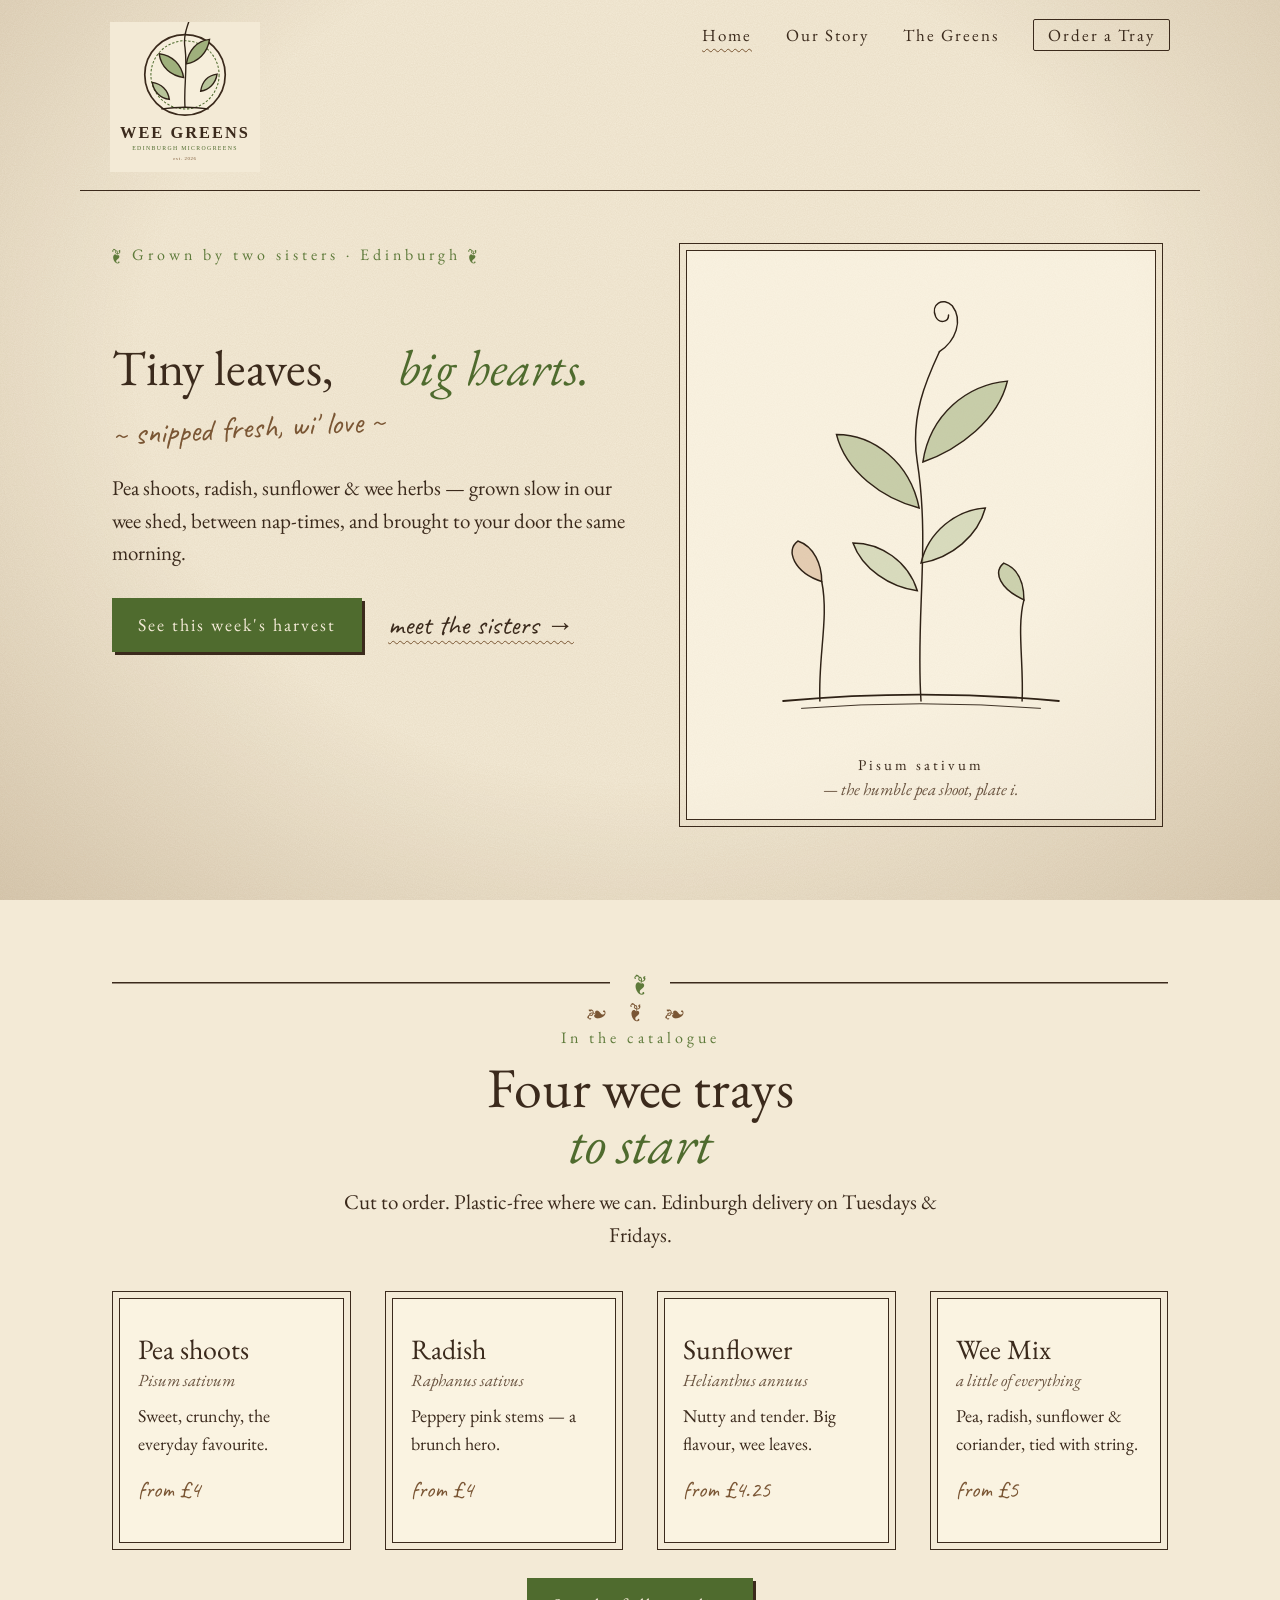
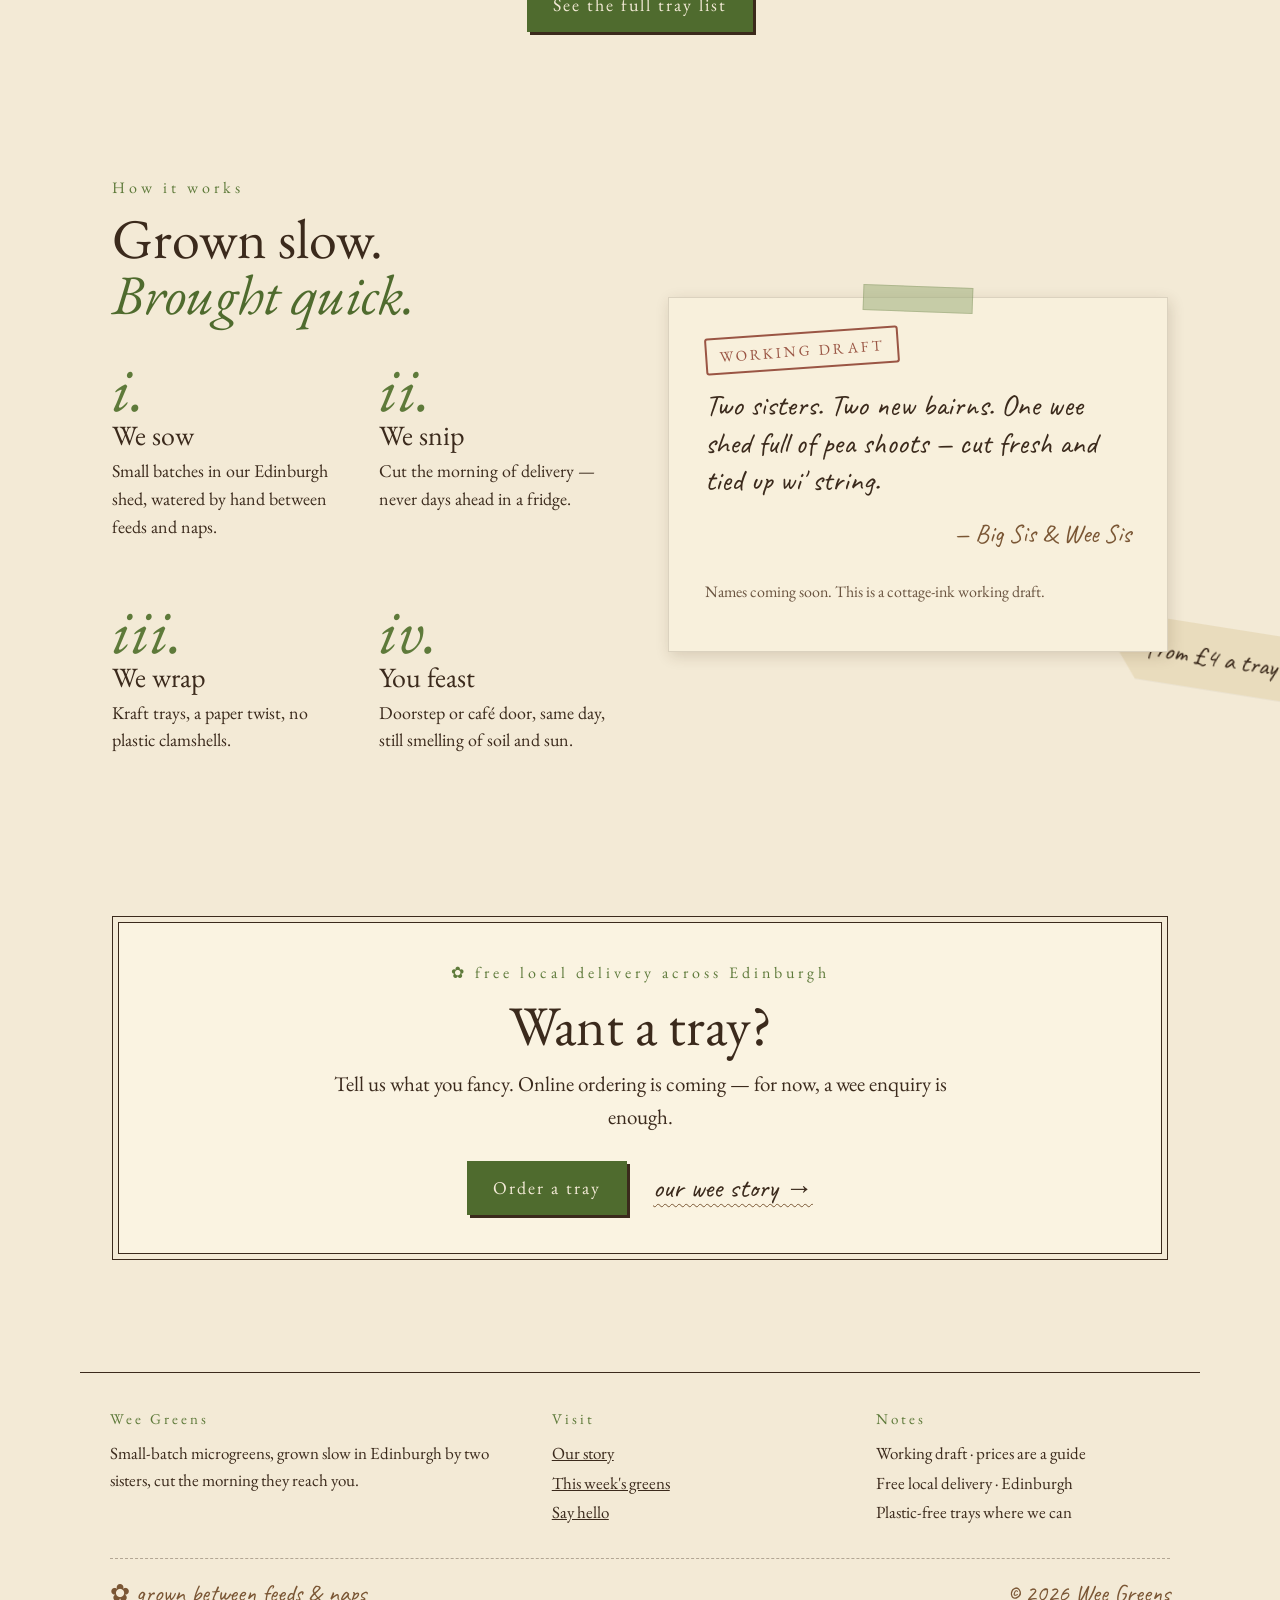
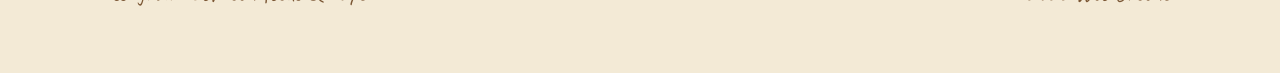
<file: index.html>
<!doctype html>
<html lang="en-GB">
<head>
<meta charset="utf-8">
<meta name="viewport" content="width=device-width, initial-scale=1">
<title>Wee Greens · Edinburgh microgreens</title>
<meta name="description" content="Wee Greens — small-batch microgreens grown in Edinburgh by two sisters, between nap-times.">
<meta name="theme-color" content="#4f6b2e">
<link rel="icon" href="assets/logo.svg" type="image/svg+xml">
<link rel="preconnect" href="https://fonts.googleapis.com">
<link rel="preconnect" href="https://fonts.gstatic.com" crossorigin>
<link href="https://fonts.googleapis.com/css2?family=Caveat:wght@500;600&family=EB+Garamond:ital,wght@0,400;0,500;1,400&family=IM+Fell+English+SC&family=IM+Fell+French+Canon:ital@0;1&display=swap" rel="stylesheet">
<link rel="stylesheet" href="assets/styles.css">
</head>
<body>
<a class="skip" href="#main">Skip to content</a>
<header class="site-header">
  <nav class="nav wrap" aria-label="Main">
    <a class="brand" href="index.html" aria-label="Wee Greens home">
      <img class="seal" src="assets/logo.svg" width="168" height="176" alt="Wee Greens — Edinburgh microgreens">
    </a>
    <button class="menu-btn" type="button" aria-expanded="false" aria-controls="nav-links">Menu</button>
    <ul class="nav-links" id="nav-links">
      <li><a href="index.html" aria-current="page">Home</a></li>
      <li><a href="about.html">Our Story</a></li>
      <li><a href="shop.html">The Greens</a></li>
      <li><a class="boxed" href="contact.html">Order a Tray</a></li>
    </ul>
  </nav>
</header>
<main id="main">

<section class="hero wrap">
  <div class="reveal">
    <div class="kick">❦ Grown by two sisters · Edinburgh ❦</div>
    <p class="hero tagline">Tiny leaves,<br><em>big hearts.</em></p>
    <span class="hand">~ snipped fresh, wi' love ~</span>
    <p class="lead">Pea shoots, radish, sunflower &amp; wee herbs — grown slow in our wee shed, between nap-times, and brought to your door the same morning.</p>
    <div class="btns">
      <a class="btn" href="shop.html">See this week's harvest</a>
      <a class="link" href="about.html">meet the sisters →</a>
    </div>
  </div>
  <div class="art reveal">
    <div class="plate">
      <svg viewBox="0 0 470 520" width="470" height="520" fill="none" stroke="#2f2216" stroke-width="1.6" stroke-linecap="round">
        <g transform="translate(235 470)">
          <path d="M-150 0 Q0 -14 150 0" stroke-width="2"/><path d="M-130 8 Q0 -2 130 8" stroke-width="1"/>
          <path d="M0 0 C-6 -90 10 -170 -4 -260 C-12 -310 6 -350 20 -380"/>
          <path d="M20 -380 c18 -12 26 -34 14 -50 c-10 -10 -24 -2 -18 12 c4 8 14 6 14 -2"/>
          <path d="M-2 -210 c-40 -10 -80 -40 -90 -80 c40 0 80 30 90 80z" fill="#9fb07c" fill-opacity=".55"/>
          <path d="M2 -260 c40 -14 82 -46 92 -88 c-44 4 -84 36 -92 88z" fill="#9fb07c" fill-opacity=".55"/>
          <path d="M-4 -120 c-30 -4 -60 -24 -70 -52 c30 0 60 20 70 52z" fill="#b8c49a" fill-opacity=".5"/>
          <path d="M0 -150 c34 -6 62 -30 70 -60 c-32 2 -62 26 -70 60z" fill="#b8c49a" fill-opacity=".5"/>
          <path d="M-110 0 C-112 -50 -100 -90 -108 -130"/><path d="M-108 -130 c-30 -10 -40 -34 -26 -44 c18 6 26 26 26 44z" fill="#c9a07a" fill-opacity=".45"/>
          <path d="M110 0 C112 -40 104 -80 112 -110"/><path d="M112 -110 c-26 -12 -34 -30 -22 -40 c16 6 22 22 22 40z" fill="#9fb07c" fill-opacity=".5"/>
        </g>
      </svg>
      <div class="cap">Pisum sativum<i>— the humble pea shoot, plate i.</i></div>
    </div>
    <div class="tag">from £4 a tray</div>
  </div>
</section>

<section class="wrap">
  <hr class="rule">
  <p class="fleuron">❧ ❦ ❧</p>
  <div class="center reveal">
    <div class="kick">In the catalogue</div>
    <h2>Four wee trays<br><em>to start</em></h2>
    <p class="lead">Cut to order. Plastic-free where we can. Edinburgh delivery on Tuesdays &amp; Fridays.</p>
  </div>
  <div class="grid g4" style="margin-top:40px">
    <article class="specimen plate reveal"><h3>Pea shoots</h3><span class="latin">Pisum sativum</span><p>Sweet, crunchy, the everyday favourite.</p><p class="note">from £4</p></article>
    <article class="specimen plate reveal"><h3>Radish</h3><span class="latin">Raphanus sativus</span><p>Peppery pink stems — a brunch hero.</p><p class="note">from £4</p></article>
    <article class="specimen plate reveal"><h3>Sunflower</h3><span class="latin">Helianthus annuus</span><p>Nutty and tender. Big flavour, wee leaves.</p><p class="note">from £4.25</p></article>
    <article class="specimen plate reveal"><h3>Wee Mix</h3><span class="latin">a little of everything</span><p>Pea, radish, sunflower &amp; coriander, tied with string.</p><p class="note">from £5</p></article>
  </div>
  <div class="btns center" style="justify-content:center"><a class="btn" href="shop.html">See the full tray list</a></div>
</section>

<section class="wrap">
  <div class="split">
    <div class="reveal">
      <div class="kick">How it works</div>
      <h2>Grown slow.<br><em>Brought quick.</em></h2>
      <div class="steps grid g2" style="margin-top:28px">
        <div class="step"><span class="num">i.</span><h3>We sow</h3><p>Small batches in our Edinburgh shed, watered by hand between feeds and naps.</p></div>
        <div class="step"><span class="num">ii.</span><h3>We snip</h3><p>Cut the morning of delivery — never days ahead in a fridge.</p></div>
        <div class="step"><span class="num">iii.</span><h3>We wrap</h3><p>Kraft trays, a paper twist, no plastic clamshells.</p></div>
        <div class="step"><span class="num">iv.</span><h3>You feast</h3><p>Doorstep or café door, same day, still smelling of soil and sun.</p></div>
      </div>
    </div>
    <div class="note-card reveal">
      <span class="stamp">WORKING DRAFT</span>
      <p class="hand" style="margin-top:18px">Two sisters. Two new bairns. One wee shed full of pea shoots — cut fresh and tied up wi' string.</p>
      <p class="sig">— Big Sis &amp; Wee Sis</p>
      <p class="muted" style="margin-top:12px;font-size:16px">Names coming soon. This is a cottage-ink working draft.</p>
    </div>
  </div>
</section>

<section class="wrap">
  <div class="ledger center reveal">
    <div class="kick">✿ free local delivery across Edinburgh</div>
    <h2 style="margin-top:12px">Want a tray?</h2>
    <p class="lead" style="margin:12px auto">Tell us what you fancy. Online ordering is coming — for now, a wee enquiry is enough.</p>
    <div class="btns" style="justify-content:center"><a class="btn" href="contact.html">Order a tray</a><a class="link" href="about.html">our wee story →</a></div>
  </div>
</section>

</main>
<footer class="site-footer">
  <div class="inner wrap">
    <div>
      <h4>Wee Greens</h4>
      <p>Small-batch microgreens, grown slow in Edinburgh by two sisters, cut the morning they reach you.</p>
    </div>
    <div>
      <h4>Visit</h4>
      <ul>
        <li><a href="about.html">Our story</a></li>
        <li><a href="shop.html">This week's greens</a></li>
        <li><a href="contact.html">Say hello</a></li>
      </ul>
    </div>
    <div>
      <h4>Notes</h4>
      <ul>
        <li>Working draft · prices are a guide</li>
        <li>Free local delivery · Edinburgh</li>
        <li>Plastic-free trays where we can</li>
      </ul>
    </div>
    <p class="foot-hand"><span>✿ grown between feeds &amp; naps</span><span>© <span data-year>2026</span> Wee Greens</span></p>
  </div>
</footer>
<script src="assets/script.js"></script>
</body>
</html>
</file>
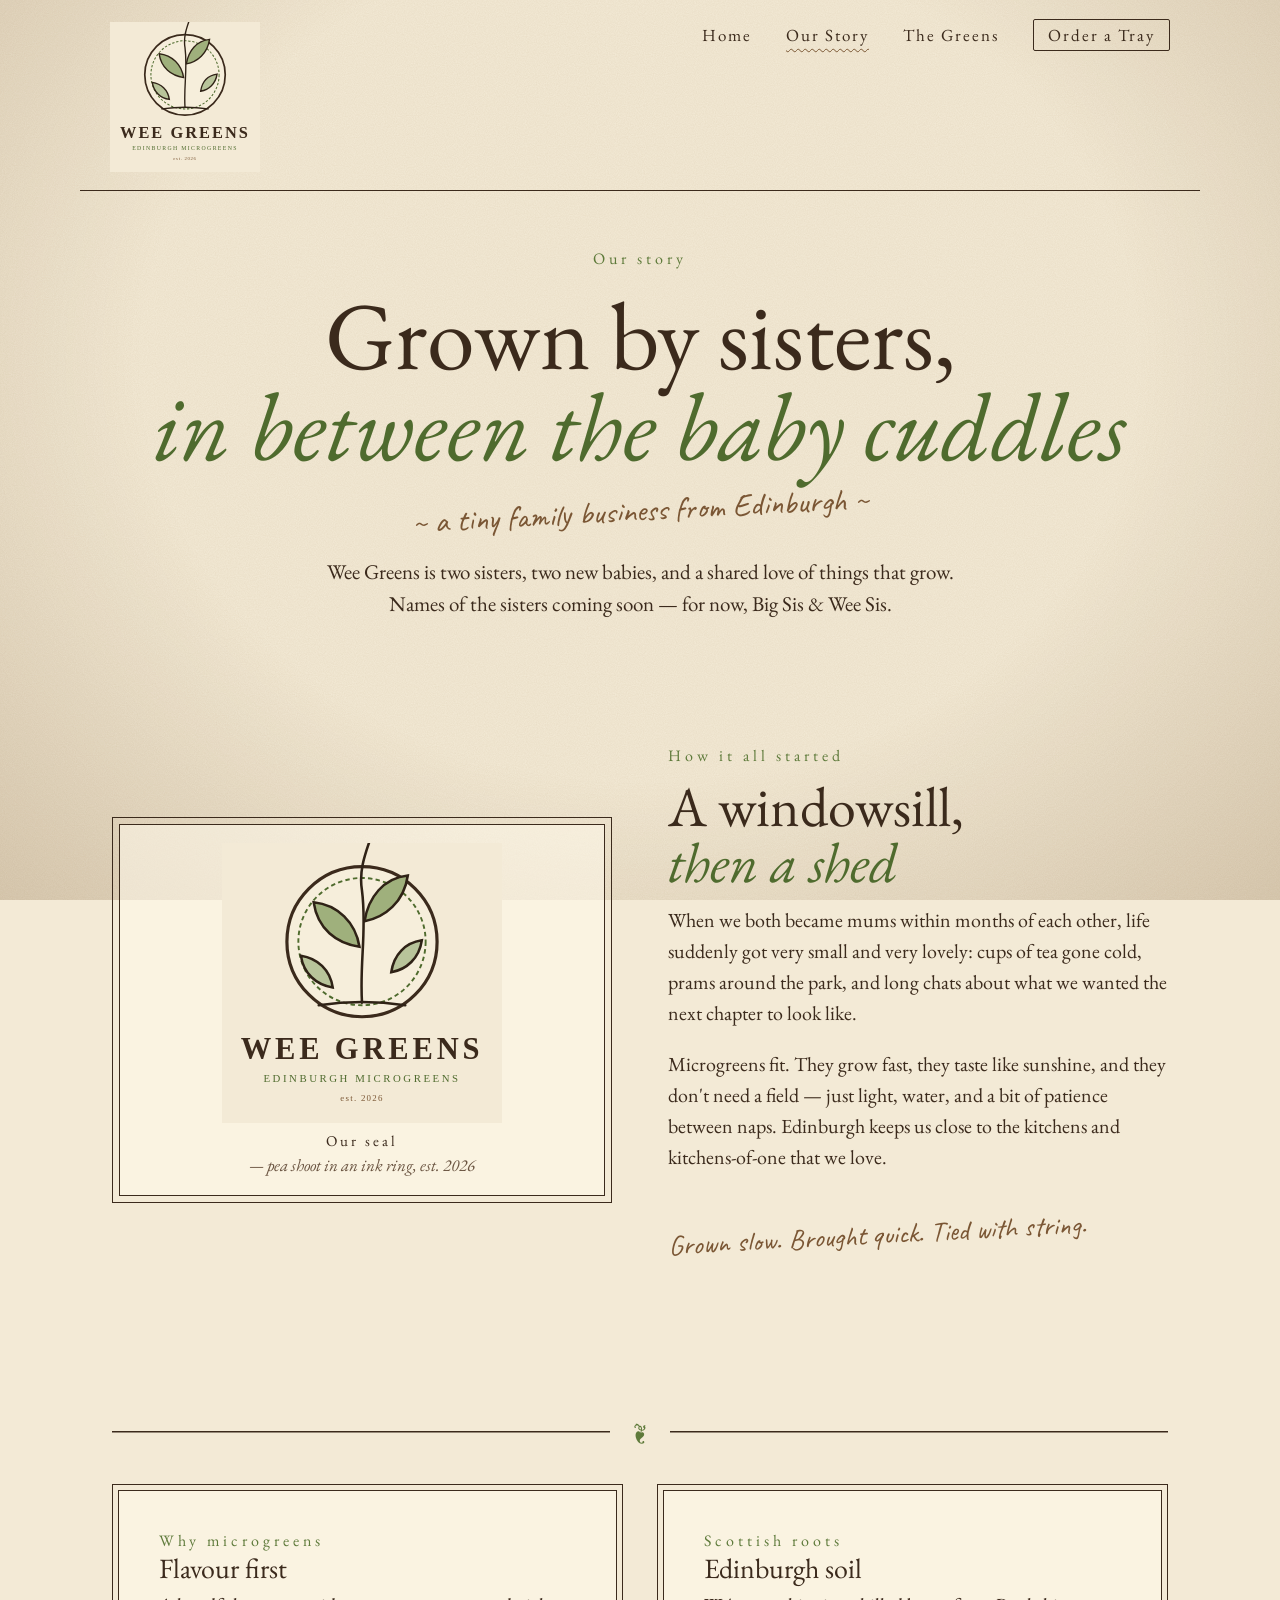
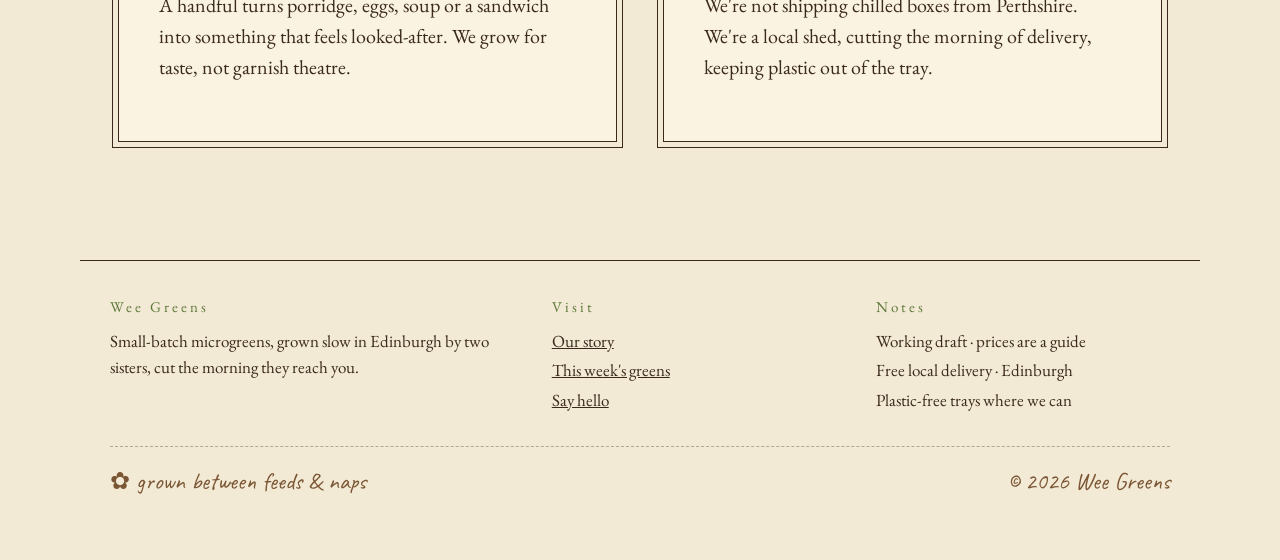
<file: about.html>
<!doctype html>
<html lang="en-GB">
<head>
<meta charset="utf-8">
<meta name="viewport" content="width=device-width, initial-scale=1">
<title>Our Story · Wee Greens</title>
<meta name="description" content="Wee Greens — small-batch microgreens grown in Edinburgh by two sisters, between nap-times.">
<meta name="theme-color" content="#4f6b2e">
<link rel="icon" href="assets/favicon.svg" type="image/svg+xml">
<link rel="preconnect" href="https://fonts.googleapis.com">
<link rel="preconnect" href="https://fonts.gstatic.com" crossorigin>
<link href="https://fonts.googleapis.com/css2?family=Caveat:wght@500;600&family=EB+Garamond:ital,wght@0,400;0,500;1,400&family=IM+Fell+English+SC&family=IM+Fell+French+Canon:ital@0;1&display=swap" rel="stylesheet">
<link rel="stylesheet" href="assets/styles.css">
</head>
<body>
<a class="skip" href="#main">Skip to content</a>
<header class="site-header">
  <nav class="nav wrap" aria-label="Main">
    <a class="brand" href="index.html" aria-label="Wee Greens home">
      <img class="seal" src="assets/logo.svg" width="150" height="157" alt="Wee Greens — Edinburgh microgreens">
    </a>
    <button class="menu-btn" type="button" aria-expanded="false" aria-controls="nav-links">Menu</button>
    <ul class="nav-links" id="nav-links">
      <li><a href="index.html">Home</a></li>
      <li><a href="about.html" aria-current="page">Our Story</a></li>
      <li><a href="shop.html">The Greens</a></li>
      <li><a class="boxed" href="contact.html">Order a Tray</a></li>
    </ul>
  </nav>
</header>
<main id="main">

<section class="page-hero wrap center reveal">
  <div class="kick">Our story</div>
  <h1>Grown by sisters,<br><em>in between the baby cuddles</em></h1>
  <span class="hand">~ a tiny family business from Edinburgh ~</span>
  <p class="lead">Wee Greens is two sisters, two new babies, and a shared love of things that grow. Names of the sisters coming soon — for now, Big Sis &amp; Wee Sis.</p>
</section>
<section class="wrap">
  <div class="split">
    <div class="plate reveal">
      <img class="seal-large" src="assets/logo.svg" width="280" height="280" alt="Wee Greens company seal">
      <div class="cap">Our seal<i>— pea shoot in an ink ring, est. 2026</i></div>
    </div>
    <div class="reveal">
      <div class="kick">How it all started</div>
      <h2>A windowsill,<br><em>then a shed</em></h2>
      <p>When we both became mums within months of each other, life suddenly got very small and very lovely: cups of tea gone cold, prams around the park, and long chats about what we wanted the next chapter to look like.</p>
      <p>Microgreens fit. They grow fast, they taste like sunshine, and they don't need a field — just light, water, and a bit of patience between naps. Edinburgh keeps us close to the kitchens and kitchens-of-one that we love.</p>
      <p class="hand" style="font-size:28px;margin-top:20px">Grown slow. Brought quick. Tied with string.</p>
    </div>
  </div>
</section>
<section class="wrap">
  <hr class="rule">
  <div class="grid g2" style="margin-top:40px">
    <article class="ledger reveal">
      <div class="kick">Why microgreens</div>
      <h3>Flavour first</h3>
      <p>A handful turns porridge, eggs, soup or a sandwich into something that feels looked-after. We grow for taste, not garnish theatre.</p>
    </article>
    <article class="ledger reveal">
      <div class="kick">Scottish roots</div>
      <h3>Edinburgh soil</h3>
      <p>We're not shipping chilled boxes from Perthshire. We're a local shed, cutting the morning of delivery, keeping plastic out of the tray.</p>
    </article>
  </div>
</section>

</main>
<footer class="site-footer">
  <div class="inner wrap">
    <div>
      <h4>Wee Greens</h4>
      <p>Small-batch microgreens, grown slow in Edinburgh by two sisters, cut the morning they reach you.</p>
    </div>
    <div>
      <h4>Visit</h4>
      <ul>
        <li><a href="about.html">Our story</a></li>
        <li><a href="shop.html">This week's greens</a></li>
        <li><a href="contact.html">Say hello</a></li>
      </ul>
    </div>
    <div>
      <h4>Notes</h4>
      <ul>
        <li>Working draft · prices are a guide</li>
        <li>Free local delivery · Edinburgh</li>
        <li>Plastic-free trays where we can</li>
      </ul>
    </div>
    <p class="foot-hand"><span>✿ grown between feeds &amp; naps</span><span>© <span data-year>2026</span> Wee Greens</span></p>
  </div>
</footer>
<script src="assets/script.js"></script>
</body>
</html>
</file>
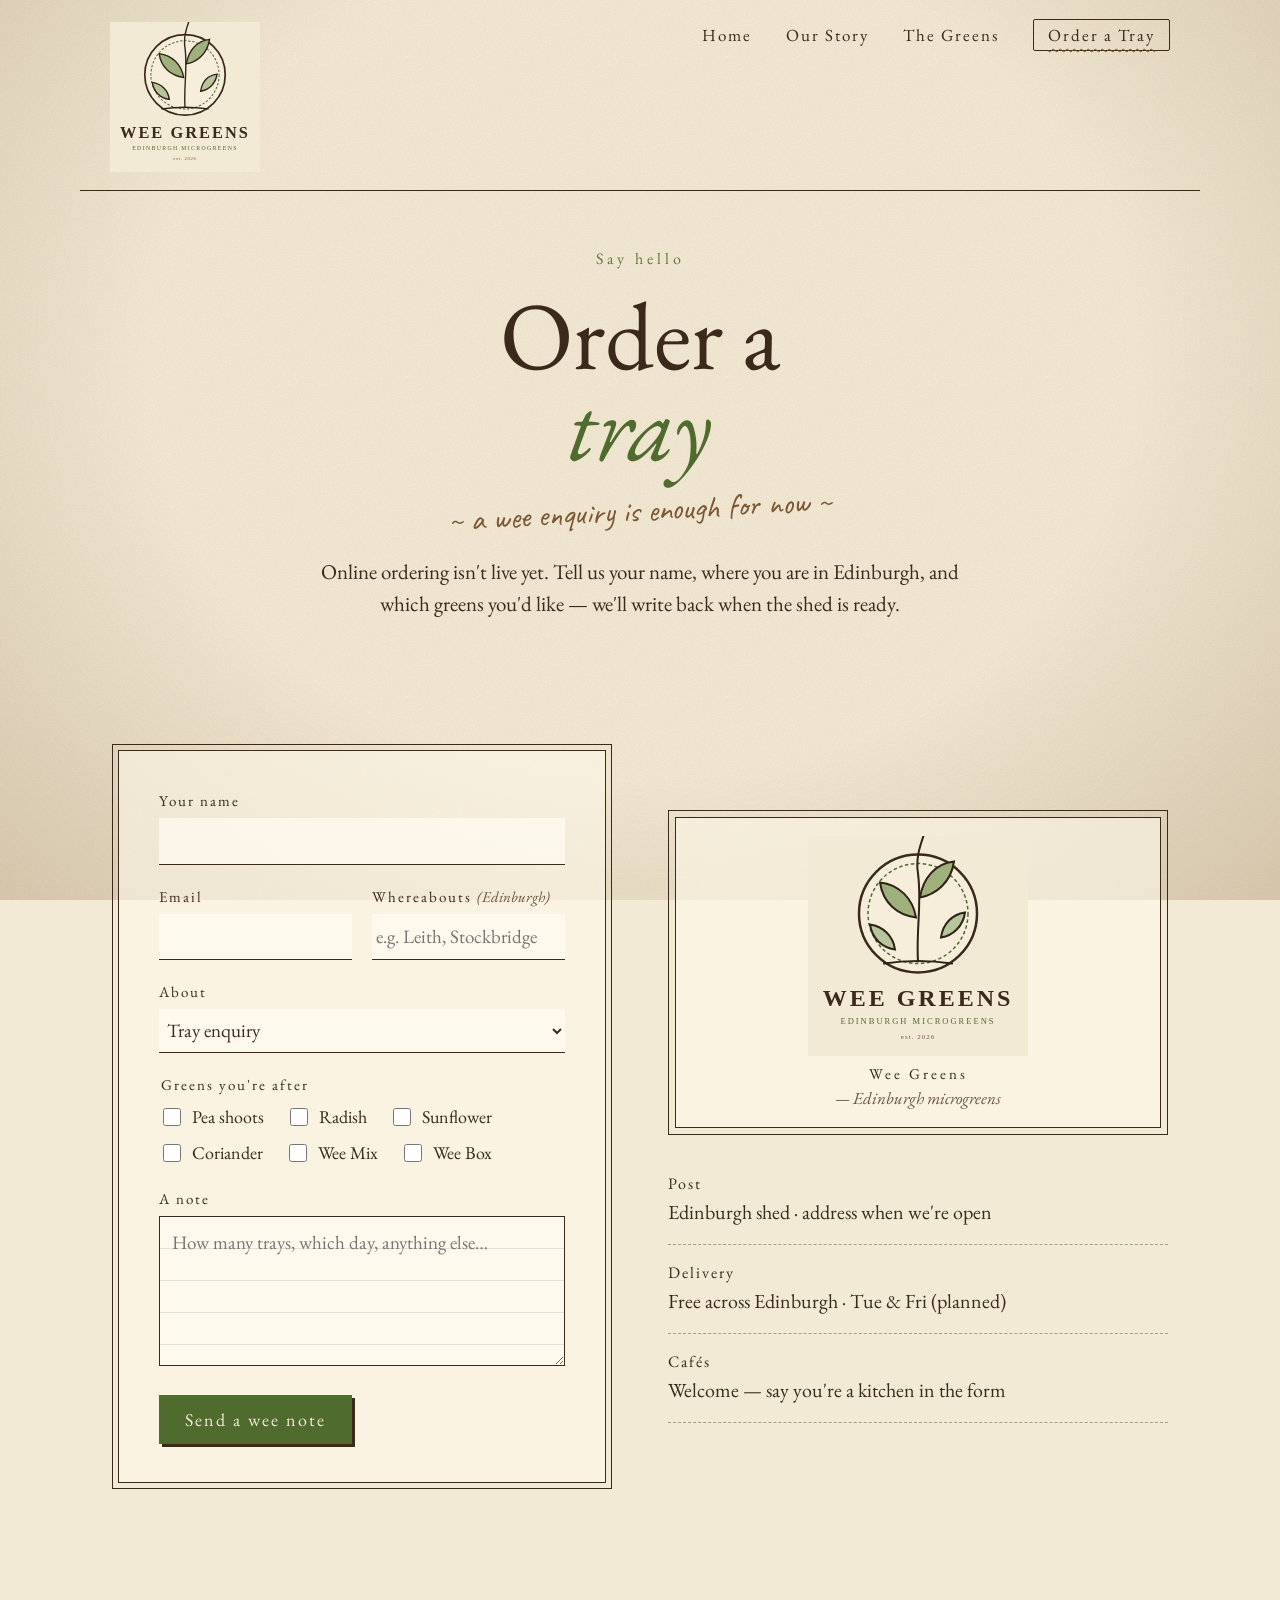
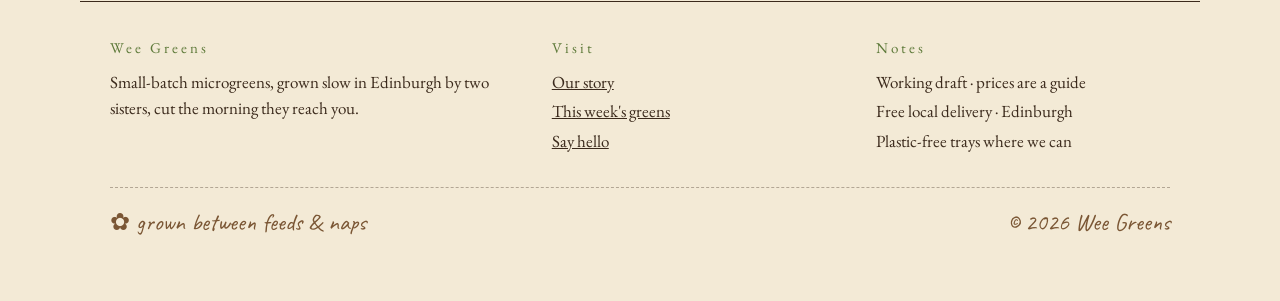
<file: contact.html>
<!doctype html>
<html lang="en-GB">
<head>
<meta charset="utf-8">
<meta name="viewport" content="width=device-width, initial-scale=1">
<title>Say hello · Wee Greens</title>
<meta name="description" content="Wee Greens — small-batch microgreens grown in Edinburgh by two sisters, between nap-times.">
<meta name="theme-color" content="#4f6b2e">
<link rel="icon" href="assets/favicon.svg" type="image/svg+xml">
<link rel="preconnect" href="https://fonts.googleapis.com">
<link rel="preconnect" href="https://fonts.gstatic.com" crossorigin>
<link href="https://fonts.googleapis.com/css2?family=Caveat:wght@500;600&family=EB+Garamond:ital,wght@0,400;0,500;1,400&family=IM+Fell+English+SC&family=IM+Fell+French+Canon:ital@0;1&display=swap" rel="stylesheet">
<link rel="stylesheet" href="assets/styles.css">
</head>
<body>
<a class="skip" href="#main">Skip to content</a>
<header class="site-header">
  <nav class="nav wrap" aria-label="Main">
    <a class="brand" href="index.html" aria-label="Wee Greens home">
      <img class="seal" src="assets/logo.svg" width="150" height="157" alt="Wee Greens — Edinburgh microgreens">
    </a>
    <button class="menu-btn" type="button" aria-expanded="false" aria-controls="nav-links">Menu</button>
    <ul class="nav-links" id="nav-links">
      <li><a href="index.html">Home</a></li>
      <li><a href="about.html">Our Story</a></li>
      <li><a href="shop.html">The Greens</a></li>
      <li><a class="boxed" href="contact.html" aria-current="page">Order a Tray</a></li>
    </ul>
  </nav>
</header>
<main id="main">

<section class="page-hero wrap center reveal">
  <div class="kick">Say hello</div>
  <h1>Order a<br><em>tray</em></h1>
  <span class="hand">~ a wee enquiry is enough for now ~</span>
  <p class="lead">Online ordering isn't live yet. Tell us your name, where you are in Edinburgh, and which greens you'd like — we'll write back when the shed is ready.</p>
</section>
<section class="wrap">
  <div class="split">
    <form class="form ledger reveal" id="enquiry-form" novalidate>
      <div class="field"><label for="name">Your name</label><input id="name" name="name" type="text" required autocomplete="name"></div>
      <div class="row2">
        <div class="field"><label for="email">Email</label><input id="email" name="email" type="email" required autocomplete="email"></div>
        <div class="field"><label for="area">Whereabouts <span class="hint">(Edinburgh)</span></label><input id="area" name="area" type="text" placeholder="e.g. Leith, Stockbridge"></div>
      </div>
      <div class="field"><label for="topic">About</label>
        <select id="topic" name="topic">
          <option>Tray enquiry</option>
          <option>Café / kitchen supply</option>
          <option>Let me know when you launch</option>
          <option>Just saying hello</option>
        </select>
      </div>
      <fieldset class="field"><legend>Greens you're after</legend>
        <div class="checks">
          <label><input type="checkbox" name="greens" value="pea"> Pea shoots</label>
          <label><input type="checkbox" name="greens" value="radish"> Radish</label>
          <label><input type="checkbox" name="greens" value="sunflower"> Sunflower</label>
          <label><input type="checkbox" name="greens" value="coriander"> Coriander</label>
          <label><input type="checkbox" name="greens" value="mix"> Wee Mix</label>
          <label><input type="checkbox" name="greens" value="box"> Wee Box</label>
        </div>
      </fieldset>
      <div class="field"><label for="message">A note</label><textarea id="message" name="message" required placeholder="How many trays, which day, anything else…"></textarea></div>
      <button class="btn" type="submit">Send a wee note</button>
      <p class="form-status" id="form-status" tabindex="-1"></p>
    </form>
    <div class="reveal">
      <div class="plate" style="margin-bottom:28px">
        <img class="seal-large" src="assets/logo.svg" width="220" height="220" alt="Wee Greens seal">
        <div class="cap">Wee Greens<i>— Edinburgh microgreens</i></div>
      </div>
      <ul class="contact-list">
        <li><strong>Post</strong> Edinburgh shed · address when we're open</li>
        <li><strong>Delivery</strong> Free across Edinburgh · Tue &amp; Fri (planned)</li>
        <li><strong>Cafés</strong> Welcome — say you're a kitchen in the form</li>
      </ul>
    </div>
  </div>
</section>

</main>
<footer class="site-footer">
  <div class="inner wrap">
    <div>
      <h4>Wee Greens</h4>
      <p>Small-batch microgreens, grown slow in Edinburgh by two sisters, cut the morning they reach you.</p>
    </div>
    <div>
      <h4>Visit</h4>
      <ul>
        <li><a href="about.html">Our story</a></li>
        <li><a href="shop.html">This week's greens</a></li>
        <li><a href="contact.html">Say hello</a></li>
      </ul>
    </div>
    <div>
      <h4>Notes</h4>
      <ul>
        <li>Working draft · prices are a guide</li>
        <li>Free local delivery · Edinburgh</li>
        <li>Plastic-free trays where we can</li>
      </ul>
    </div>
    <p class="foot-hand"><span>✿ grown between feeds &amp; naps</span><span>© <span data-year>2026</span> Wee Greens</span></p>
  </div>
</footer>
<script src="assets/script.js"></script>
</body>
</html>
</file>
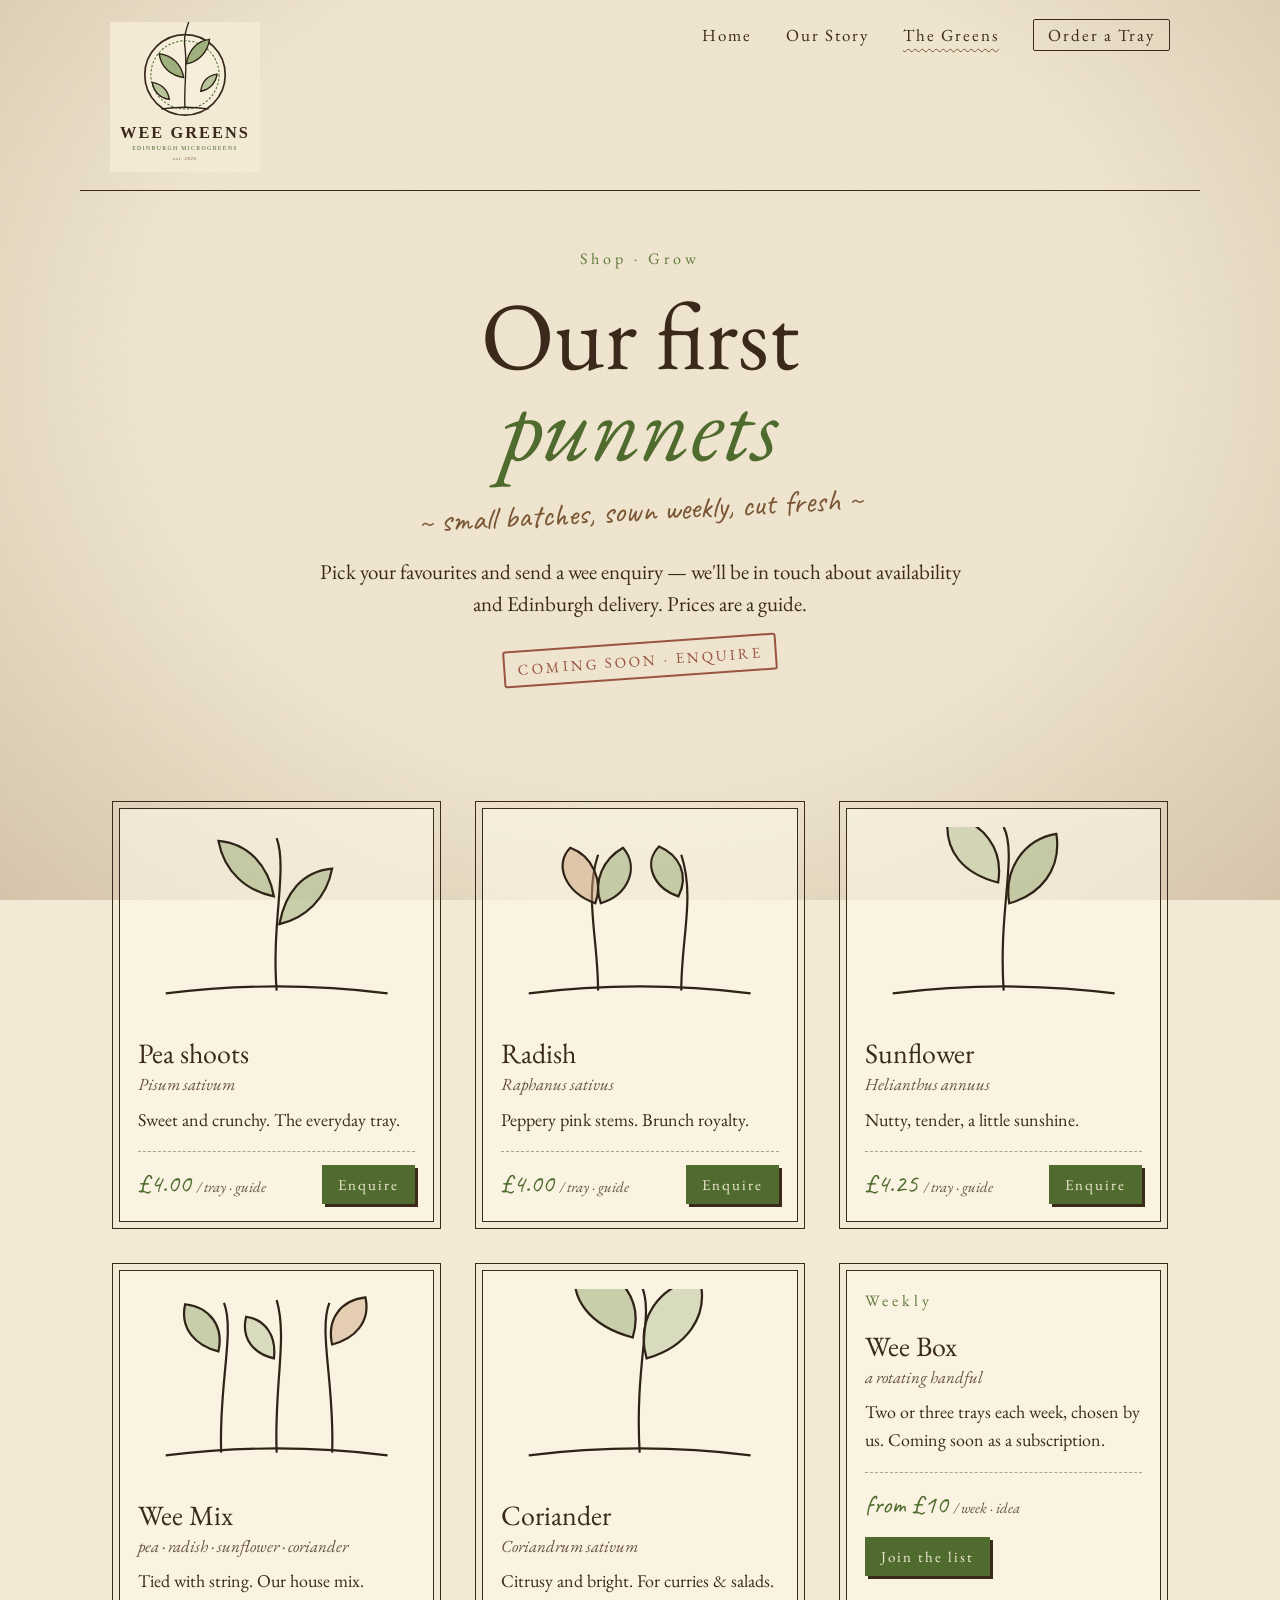
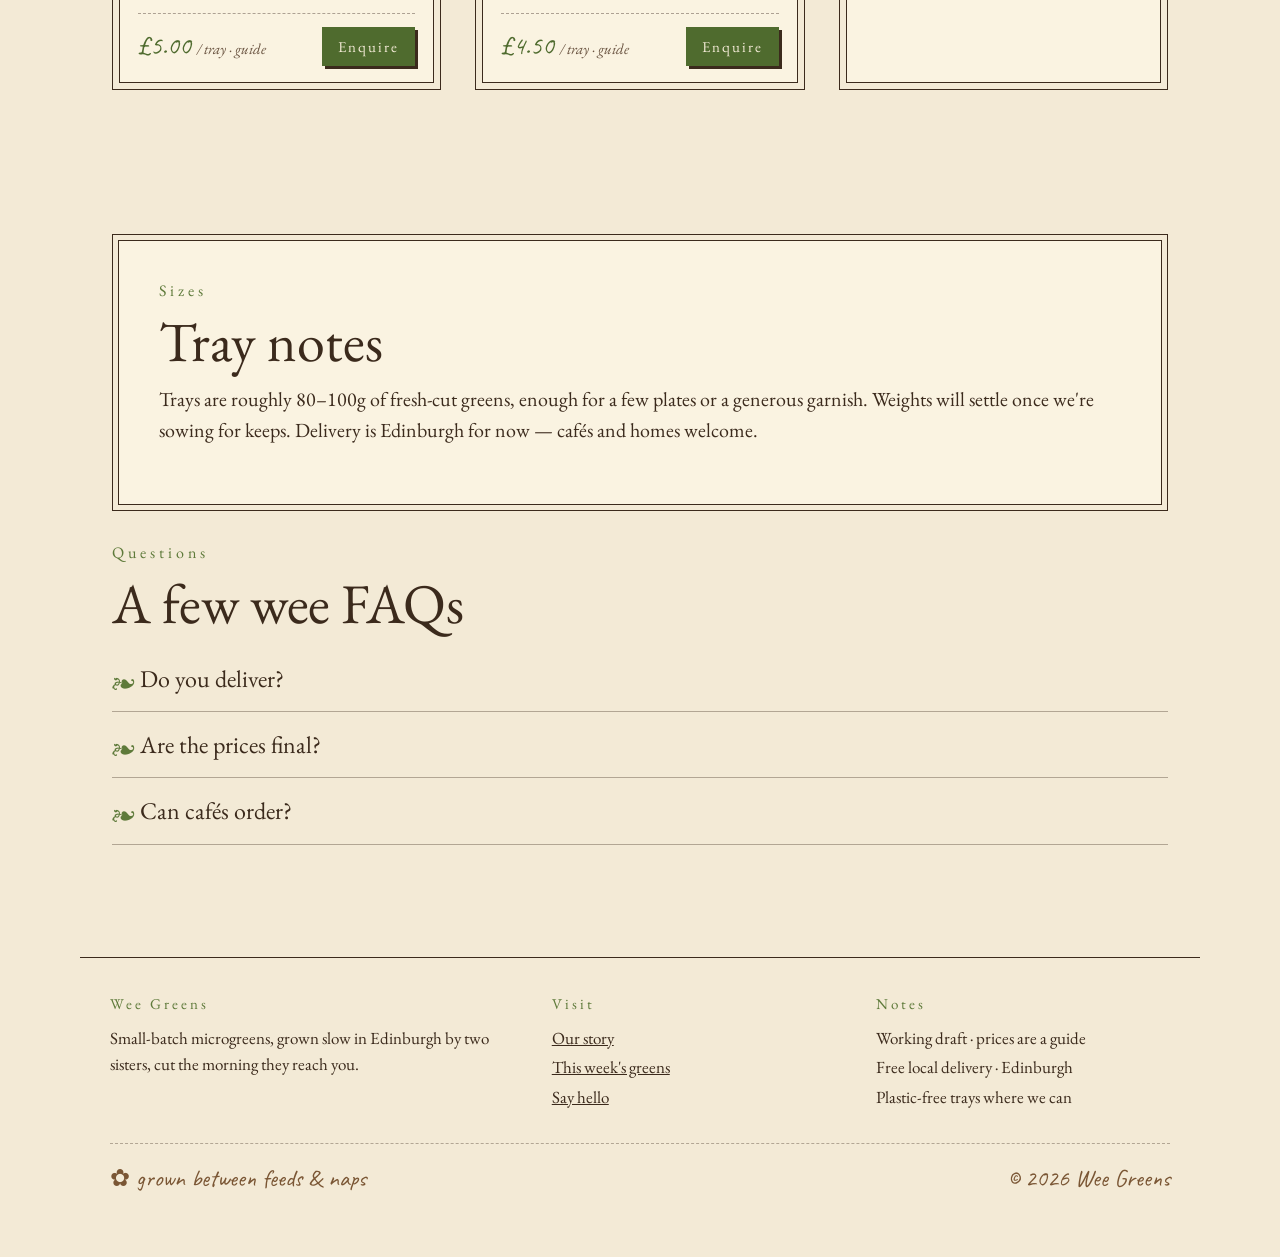
<file: shop.html>
<!doctype html>
<html lang="en-GB">
<head>
<meta charset="utf-8">
<meta name="viewport" content="width=device-width, initial-scale=1">
<title>The Greens · Wee Greens</title>
<meta name="description" content="Wee Greens — small-batch microgreens grown in Edinburgh by two sisters, between nap-times.">
<meta name="theme-color" content="#4f6b2e">
<link rel="icon" href="assets/favicon.svg" type="image/svg+xml">
<link rel="preconnect" href="https://fonts.googleapis.com">
<link rel="preconnect" href="https://fonts.gstatic.com" crossorigin>
<link href="https://fonts.googleapis.com/css2?family=Caveat:wght@500;600&family=EB+Garamond:ital,wght@0,400;0,500;1,400&family=IM+Fell+English+SC&family=IM+Fell+French+Canon:ital@0;1&display=swap" rel="stylesheet">
<link rel="stylesheet" href="assets/styles.css">
</head>
<body>
<a class="skip" href="#main">Skip to content</a>
<header class="site-header">
  <nav class="nav wrap" aria-label="Main">
    <a class="brand" href="index.html" aria-label="Wee Greens home">
      <img class="seal" src="assets/logo.svg" width="150" height="157" alt="Wee Greens — Edinburgh microgreens">
    </a>
    <button class="menu-btn" type="button" aria-expanded="false" aria-controls="nav-links">Menu</button>
    <ul class="nav-links" id="nav-links">
      <li><a href="index.html">Home</a></li>
      <li><a href="about.html">Our Story</a></li>
      <li><a href="shop.html" aria-current="page">The Greens</a></li>
      <li><a class="boxed" href="contact.html">Order a Tray</a></li>
    </ul>
  </nav>
</header>
<main id="main">

<section class="page-hero wrap center reveal">
  <div class="kick">Shop · Grow</div>
  <h1>Our first<br><em>punnets</em></h1>
  <span class="hand">~ small batches, sown weekly, cut fresh ~</span>
  <p class="lead">Pick your favourites and send a wee enquiry — we'll be in touch about availability and Edinburgh delivery. Prices are a guide.</p>
  <p><span class="stamp">COMING SOON · ENQUIRE</span></p>
</section>
<section class="wrap">
  <div class="grid g3">
    <article class="specimen plate reveal">
      <svg viewBox="0 0 200 140" width="200" height="140"><g fill="none" stroke="#2f2216" stroke-width="1.6"><path d="M20 120 Q100 110 180 120"/><path d="M100 118 C96 70 108 30 100 8"/><path d="M98 50 c-20 -4 -36 -18 -40 -40 c22 2 36 18 40 40z" fill="#9fb07c" fill-opacity=".55"/><path d="M102 70 c18 -4 34 -18 38 -40 c-22 2 -34 18 -38 40z" fill="#9fb07c" fill-opacity=".55"/></g></svg>
      <h3>Pea shoots</h3><span class="latin">Pisum sativum</span>
      <p>Sweet and crunchy. The everyday tray.</p>
      <div class="row"><span class="price">£4.00 <small>/ tray · guide</small></span><a class="btn small" href="contact.html?green=pea">Enquire</a></div>
    </article>
    <article class="specimen plate reveal">
      <svg viewBox="0 0 200 140" width="200" height="140"><g fill="none" stroke="#2f2216" stroke-width="1.6"><path d="M20 120 Q100 110 180 120"/><path d="M70 118 C70 80 60 50 70 20"/><path d="M68 55 c-22 -8 -30 -28 -18 -40 c16 6 24 24 18 40z" fill="#c9a07a" fill-opacity=".5"/><path d="M72 55 c20 -6 28 -26 16 -40 c-14 8 -22 24 -16 40z" fill="#9fb07c" fill-opacity=".55"/><path d="M130 118 C130 80 140 50 130 20"/><path d="M128 50 c-18 -6 -26 -24 -14 -36 c14 6 22 20 14 36z" fill="#9fb07c" fill-opacity=".55"/></g></svg>
      <h3>Radish</h3><span class="latin">Raphanus sativus</span>
      <p>Peppery pink stems. Brunch royalty.</p>
      <div class="row"><span class="price">£4.00 <small>/ tray · guide</small></span><a class="btn small" href="contact.html?green=radish">Enquire</a></div>
    </article>
    <article class="specimen plate reveal">
      <svg viewBox="0 0 200 140" width="200" height="140"><g fill="none" stroke="#2f2216" stroke-width="1.6"><path d="M20 120 Q100 110 180 120"/><path d="M100 118 C96 60 110 20 100 0"/><path d="M96 40 c-24 -6 -40 -22 -36 -48 c26 4 40 24 36 48z" fill="#b8c49a" fill-opacity=".55"/><path d="M104 55 c22 -6 38 -24 34 -50 c-24 4 -38 26 -34 50z" fill="#9fb07c" fill-opacity=".55"/></g></svg>
      <h3>Sunflower</h3><span class="latin">Helianthus annuus</span>
      <p>Nutty, tender, a little sunshine.</p>
      <div class="row"><span class="price">£4.25 <small>/ tray · guide</small></span><a class="btn small" href="contact.html?green=sunflower">Enquire</a></div>
    </article>
    <article class="specimen plate reveal">
      <svg viewBox="0 0 200 140" width="200" height="140"><g fill="none" stroke="#2f2216" stroke-width="1.6"><path d="M20 120 Q100 110 180 120"/><path d="M60 118 C58 70 70 30 62 10"/><path d="M140 118 C142 70 130 30 138 10"/><path d="M58 45 c-16 -4 -28 -16 -24 -34 c18 2 28 16 24 34z" fill="#9fb07c" fill-opacity=".55"/><path d="M140 40 c16 -4 28 -16 24 -34 c-18 2 -28 16 -24 34z" fill="#c9a07a" fill-opacity=".45"/><path d="M100 118 C98 70 108 35 100 8"/><path d="M98 50 c-14 -3 -24 -14 -20 -30 c14 2 22 14 20 30z" fill="#b8c49a" fill-opacity=".5"/></g></svg>
      <h3>Wee Mix</h3><span class="latin">pea · radish · sunflower · coriander</span>
      <p>Tied with string. Our house mix.</p>
      <div class="row"><span class="price">£5.00 <small>/ tray · guide</small></span><a class="btn small" href="contact.html?green=mix">Enquire</a></div>
    </article>
    <article class="specimen plate reveal">
      <svg viewBox="0 0 200 140" width="200" height="140"><g fill="none" stroke="#2f2216" stroke-width="1.6"><path d="M20 120 Q100 110 180 120"/><path d="M100 118 C96 50 112 15 100 -5"/><path d="M95 35 c-30 -8 -48 -28 -40 -55 c32 6 48 28 40 55z" fill="#9fb07c" fill-opacity=".55"/><path d="M105 50 c28 -8 46 -30 38 -58 c-30 6 -46 30 -38 58z" fill="#b8c49a" fill-opacity=".5"/></g></svg>
      <h3>Coriander</h3><span class="latin">Coriandrum sativum</span>
      <p>Citrusy and bright. For curries &amp; salads.</p>
      <div class="row"><span class="price">£4.50 <small>/ tray · guide</small></span><a class="btn small" href="contact.html?green=coriander">Enquire</a></div>
    </article>
    <article class="specimen plate reveal">
      <div class="kick">Weekly</div>
      <h3>Wee Box</h3><span class="latin">a rotating handful</span>
      <p>Two or three trays each week, chosen by us. Coming soon as a subscription.</p>
      <div class="row"><span class="price">from £10 <small>/ week · idea</small></span><a class="btn small" href="contact.html?topic=list">Join the list</a></div>
    </article>
  </div>
</section>
<section class="wrap">
  <div class="ledger reveal">
    <div class="kick">Sizes</div>
    <h2>Tray notes</h2>
    <p>Trays are roughly 80–100g of fresh-cut greens, enough for a few plates or a generous garnish. Weights will settle once we're sowing for keeps. Delivery is Edinburgh for now — cafés and homes welcome.</p>
  </div>
  <div style="margin-top:36px" class="reveal">
    <div class="kick">Questions</div>
    <h2>A few wee FAQs</h2>
    <details><summary>Do you deliver?</summary><p>Yes — free local delivery across Edinburgh on Tuesdays and Fridays once we're open. This draft is for looking, not ordering yet.</p></details>
    <details><summary>Are the prices final?</summary><p>No. They're a guide so the cottage-ink pages feel real. We'll settle them when sowing starts properly.</p></details>
    <details><summary>Can cafés order?</summary><p>Yes — that's half the dream. Enquire and say you're a kitchen; we'll talk trays and timing.</p></details>
  </div>
</section>

</main>
<footer class="site-footer">
  <div class="inner wrap">
    <div>
      <h4>Wee Greens</h4>
      <p>Small-batch microgreens, grown slow in Edinburgh by two sisters, cut the morning they reach you.</p>
    </div>
    <div>
      <h4>Visit</h4>
      <ul>
        <li><a href="about.html">Our story</a></li>
        <li><a href="shop.html">This week's greens</a></li>
        <li><a href="contact.html">Say hello</a></li>
      </ul>
    </div>
    <div>
      <h4>Notes</h4>
      <ul>
        <li>Working draft · prices are a guide</li>
        <li>Free local delivery · Edinburgh</li>
        <li>Plastic-free trays where we can</li>
      </ul>
    </div>
    <p class="foot-hand"><span>✿ grown between feeds &amp; naps</span><span>© <span data-year>2026</span> Wee Greens</span></p>
  </div>
</footer>
<script src="assets/script.js"></script>
</body>
</html>
</file>
<file: assets/styles.css>
/* Wee Greens — cottage-ink stylesheet (working draft) */
:root{
  --paper:#f3ead6; --paper-2:#efe3c8; --card:rgba(255,250,235,.55);
  --ink:#3b2a1c; --ink-soft:#6a5440; --brown:#7a5634;
  --moss:#4f6b2e; --olive:#5e7a3a; --leaf:#9fb07c; --tag:#e9dcbd;
  --serif:'EB Garamond',Garamond,'Iowan Old Style','Palatino Linotype',Georgia,serif;
  --display:'IM Fell French Canon','EB Garamond',Garamond,Georgia,serif;
  --sc:'IM Fell English SC','EB Garamond',Garamond,Georgia,serif;
  --hand:'Caveat','Segoe Print','Bradley Hand','Comic Sans MS',cursive;
  --wrap:1120px;
}
*,*::before,*::after{box-sizing:border-box}
html{scroll-behavior:smooth}
body{margin:0;background:var(--paper);color:var(--ink);font-family:var(--serif);font-size:20px;line-height:1.55;position:relative;min-height:100vh;overflow-x:hidden}
/* paper grain + vignette, fixed behind content */
body::before{content:"";position:fixed;inset:0;z-index:-2;background:var(--paper) url("paper.svg");background-size:320px}
body::after{content:"";position:fixed;inset:0;z-index:-1;pointer-events:none;background:radial-gradient(ellipse at 50% 40%,transparent 55%,rgba(120,85,45,.22) 100%)}
img,svg{max-width:100%}
a{color:inherit}
p{margin:0 0 1em}
.wrap{max-width:var(--wrap);margin:0 auto;padding-left:32px;padding-right:32px}
.skip{position:absolute;left:-999px;top:8px;background:var(--moss);color:var(--paper);padding:8px 14px;z-index:9}
.skip:focus{left:8px}
:focus-visible{outline:2px dashed var(--moss);outline-offset:3px}

/* ---------- nav ---------- */
.site-header{max-width:calc(var(--wrap) + 80px);margin:0 auto;padding:0 40px}
.nav{display:flex;justify-content:space-between;align-items:flex-start;gap:20px;padding:28px 30px 22px;border-bottom:1.5px solid var(--ink);overflow:visible}
.logo{font-family:var(--display);font-style:italic;font-size:30px;text-decoration:none;white-space:nowrap}
.logo span{font-family:var(--hand);font-style:normal;color:var(--olive);font-size:23px;margin-left:6px}
.nav ul{list-style:none;display:flex;align-items:center;gap:34px;margin:0;padding:0;font-family:var(--sc);font-size:17px;letter-spacing:2px}
.nav a{text-decoration:none}
.nav a:hover,.nav a[aria-current=page]{text-decoration:underline wavy var(--brown) 1px;text-underline-offset:7px}
.nav .boxed{border:1.5px solid var(--ink);padding:4px 14px;border-radius:2px}
.nav .boxed:hover{background:var(--ink);color:var(--paper);text-decoration:none}
.menu-btn{display:none;background:none;border:1.5px solid var(--ink);font-family:var(--sc);letter-spacing:2px;font-size:16px;color:var(--ink);padding:4px 12px;cursor:pointer}

/* ---------- type ---------- */
.kick{font-family:var(--sc);letter-spacing:4px;font-size:16px;color:var(--olive)}
h1,h2,h3{font-family:var(--display);font-weight:400;line-height:1;margin:0}
h1{font-size:clamp(54px,8vw,96px);line-height:.95;margin:18px 0 8px}
h1 em,h2 em{color:var(--moss)}
h2{font-size:clamp(38px,5vw,56px);margin:10px 0 14px}
h3{font-size:28px;margin:0 0 8px}
.hand{font-family:var(--hand);font-size:32px;color:var(--brown);transform:rotate(-3deg);display:inline-block;margin:6px 0 20px}
.lead{font-size:21px;max-width:31em}
.muted{color:var(--ink-soft)}
.center{text-align:center}.center .lead{margin-left:auto;margin-right:auto}
.fleuron{display:block;text-align:center;font-family:var(--sc);letter-spacing:10px;color:var(--brown);margin:0 auto;font-size:20px}
.rule{border:0;height:24px;max-width:var(--wrap);margin:0 auto;position:relative;overflow:visible;background:linear-gradient(var(--ink),var(--ink)) left center/calc(50% - 30px) 1.5px no-repeat,linear-gradient(var(--ink),var(--ink)) right center/calc(50% - 30px) 1.5px no-repeat}
.rule::after{content:"❦";position:absolute;left:50%;top:50%;transform:translate(-50%,-52%);color:var(--olive);font-size:22px;line-height:1}

/* ---------- buttons ---------- */
.btns{margin-top:28px;display:flex;flex-wrap:wrap;gap:22px 26px;align-items:center}
.btn{display:inline-block;background:var(--moss);color:var(--paper);font-family:var(--sc);letter-spacing:2px;font-size:18px;padding:13px 26px;box-shadow:3px 3px 0 var(--ink);text-decoration:none;border:0;cursor:pointer;transition:transform .15s,box-shadow .15s}
.btn:hover{transform:translate(-1px,-1px);box-shadow:4px 4px 0 var(--ink)}
.btn:active{transform:translate(2px,2px);box-shadow:1px 1px 0 var(--ink)}
.btn.ghost{background:transparent;color:var(--ink);border:1.5px solid var(--ink);box-shadow:3px 3px 0 var(--moss)}
.btn.small{font-size:15px;padding:8px 16px}
.link{font-family:var(--hand);font-size:28px;text-decoration:underline wavy var(--brown) 1px;text-underline-offset:6px}

/* ---------- sections ---------- */
section{padding:72px 0}
.hero{display:grid;grid-template-columns:1.05fr 1fr;gap:40px;align-items:start;padding-top:52px}
.page-hero{padding:56px 0 30px}
.split{display:grid;grid-template-columns:1fr 1fr;gap:56px;align-items:center}
.grid{display:grid;gap:34px}
.g2{grid-template-columns:repeat(2,1fr)}.g3{grid-template-columns:repeat(3,1fr)}.g4{grid-template-columns:repeat(4,1fr)}

/* ---------- botanical plates ---------- */
.plate{position:relative;border:1.5px solid var(--ink);outline:1px solid var(--ink);outline-offset:6px;background:var(--card);margin:7px;padding:18px 18px 16px}
.plate svg{display:block;width:100%;height:auto}
.cap{text-align:center;font-family:var(--sc);letter-spacing:3px;font-size:15px;margin-top:6px}
.cap i{display:block;font-family:var(--serif);font-style:italic;letter-spacing:0;font-size:17px;color:var(--ink-soft)}
.hero .plate{max-width:470px;margin-left:auto;margin-right:12px}
.tag{position:absolute;right:-18px;top:68%;transform:rotate(9deg);background:var(--tag);padding:12px 20px 12px 34px;font-family:var(--hand);font-size:26px;box-shadow:2px 3px 8px rgba(0,0,0,.18);clip-path:polygon(14% 0,100% 0,100% 100%,14% 100%,0 50%);white-space:nowrap}
.tag::before{content:"";position:absolute;left:16px;top:50%;width:9px;height:9px;border-radius:50%;background:var(--paper);transform:translateY(-50%);border:1px solid var(--brown)}
.tag.static{position:relative;right:auto;top:auto;display:inline-block;transform:rotate(-3deg);font-size:22px;padding:8px 16px 8px 30px}

/* catalogue cards */
.specimen h3{margin-top:18px}
.specimen .latin{font-style:italic;color:var(--ink-soft);font-size:17px;display:block;margin:-4px 0 8px}
.specimen p{font-size:18px}
.specimen .note{font-family:var(--hand);color:var(--brown);font-size:23px;line-height:1.2}

/* how-it-works */
.steps{counter-reset:s}
.step{position:relative;padding-top:6px}
.step .num{font-family:var(--display);font-style:italic;font-size:64px;color:var(--olive);line-height:1;display:block}
.step p{font-size:18px}

/* handwritten note card */
.note-card{position:relative;background:#f8f0dc;padding:34px 36px 30px;box-shadow:2px 4px 14px rgba(70,45,20,.16);transform:rotate(-1.2deg);border:1px solid rgba(59,42,28,.15)}
.note-card::before{content:"";position:absolute;top:-12px;left:50%;width:110px;height:26px;transform:translateX(-50%) rotate(2deg);background:rgba(159,176,124,.55);border:1px solid rgba(79,107,46,.2)}
.note-card .hand{font-size:30px;margin:0;transform:none;display:block;line-height:1.25;color:var(--ink)}
.note-card .sig{font-family:var(--hand);font-size:26px;color:var(--brown);margin-top:14px;text-align:right}

/* ledger / framed box */
.ledger{border:1.5px solid var(--ink);outline:1px solid var(--ink);outline-offset:5px;padding:38px 40px;background:var(--card);margin:6px}
.ledger.center{text-align:center}

.stamp{display:inline-block;font-family:var(--sc);letter-spacing:3px;font-size:15px;color:#8a3b2a;border:2px solid #8a3b2a;padding:5px 12px;transform:rotate(-4deg);opacity:.85;border-radius:3px}

/* shop list */
.price{font-family:var(--hand);font-size:26px;color:var(--moss)}
.price small{font-family:var(--serif);font-size:15px;color:var(--ink-soft);font-style:italic}
.specimen .row{display:flex;justify-content:space-between;align-items:center;gap:12px;flex-wrap:wrap;margin-top:10px;border-top:1px dashed rgba(59,42,28,.4);padding-top:12px}

/* faq */
details{border-bottom:1px solid rgba(59,42,28,.35);padding:14px 0}
summary{cursor:pointer;font-family:var(--display);font-size:24px;list-style:none}
summary::-webkit-details-marker{display:none}
summary::before{content:"❧ ";color:var(--olive)}
details[open] summary::before{content:"✿ "}
details p{margin:10px 0 4px;font-size:18px}

/* ---------- form ---------- */
.form label,.form legend{display:block;font-family:var(--sc);letter-spacing:2px;font-size:15px;margin-bottom:6px}
.field{margin-bottom:20px}
.row2{display:grid;grid-template-columns:1fr 1fr;gap:20px}
input[type=text],input[type=email],select,textarea{width:100%;font:inherit;font-size:19px;color:var(--ink);background:rgba(255,252,242,.7);border:0;border-bottom:1.5px solid var(--ink);padding:8px 4px;border-radius:0}
textarea{min-height:150px;border:1.5px solid var(--ink);padding:10px 12px;background-image:repeating-linear-gradient(transparent 0 31px,rgba(59,42,28,.12) 31px 32px);line-height:32px}
input:focus,select:focus,textarea:focus{outline:none;background-color:#fffaf0;box-shadow:0 2px 0 var(--moss)}
.hint{font-family:var(--serif);font-style:italic;letter-spacing:0;color:var(--ink-soft);text-transform:none}
fieldset{border:0;padding:0;margin:0 0 20px}
.checks{display:flex;flex-wrap:wrap;gap:8px 22px}
.checks label{font-family:var(--serif);letter-spacing:0;font-size:18px;display:flex;align-items:center;gap:8px;cursor:pointer;margin:0}
input[type=checkbox]{accent-color:var(--moss);width:18px;height:18px}
.form-status{display:none;margin-top:20px;font-family:var(--hand);font-size:26px;color:var(--moss);line-height:1.25}
.form-status.show{display:block}
.form-status.err{color:#8a3b2a}
.contact-list{list-style:none;padding:0;margin:0}
.contact-list li{padding:16px 0;border-bottom:1px dashed rgba(59,42,28,.4)}
.contact-list strong{font-family:var(--sc);letter-spacing:2px;font-weight:400;font-size:16px;display:block}

/* ---------- footer ---------- */
.site-footer{max-width:calc(var(--wrap) + 80px);margin:40px auto 0;padding:0 40px 36px}
.site-footer .inner{border-top:1.5px solid var(--ink);padding:34px 30px 0;display:grid;grid-template-columns:1.4fr 1fr 1fr;gap:30px;font-size:17px}
.site-footer h4{font-family:var(--sc);letter-spacing:3px;font-weight:400;font-size:15px;margin:0 0 10px;color:var(--olive)}
.site-footer ul{list-style:none;margin:0;padding:0}
.site-footer li{margin:3px 0}
.site-footer .foot-hand{font-family:var(--hand);font-size:24px;color:var(--brown);grid-column:1/-1;border-top:1px dashed rgba(59,42,28,.35);padding-top:16px;display:flex;justify-content:space-between;flex-wrap:wrap;gap:8px}

/* ---------- motion ---------- */
.reveal{opacity:1}
.js .reveal{opacity:0;transform:translateY(14px);transition:opacity .8s ease,transform .8s ease}
.js .reveal.in{opacity:1;transform:none}
@media (prefers-reduced-motion:reduce){html{scroll-behavior:auto}.js .reveal{opacity:1;transform:none;transition:none}.btn{transition:none}}

/* ---------- responsive ---------- */
@media (max-width:980px){
  .g4{grid-template-columns:repeat(2,1fr)}
  .hero,.split{grid-template-columns:1fr}
  .hero .plate{margin:10px auto 0}
  .site-footer .inner{grid-template-columns:1fr 1fr}
  .site-footer .inner>div:first-child{grid-column:1/-1}
}
@media (max-width:760px){
  body{font-size:18px}
  .site-header,.site-footer{padding-left:16px;padding-right:16px}
  .nav{padding:20px 6px 16px;flex-wrap:wrap}
  .menu-btn{display:block}
  .nav ul{display:none;width:100%;flex-direction:column;align-items:flex-start;gap:14px;padding:12px 4px 4px}
  .nav ul.open{display:flex}
  .wrap{padding-left:20px;padding-right:20px}
  section{padding:52px 0}
  .g2,.g3,.g4,.row2{grid-template-columns:1fr}
  .tag{right:-6px}
  .ledger{padding:28px 22px}
  .site-footer .inner{grid-template-columns:1fr;padding:28px 6px 0}
}
@media print{body::before,body::after{display:none}.nav ul,.menu-btn{display:none}}

/* ---------- brand: seal + wordmark (prominent) ---------- */
.brand{display:flex;align-items:center;gap:16px;text-decoration:none;overflow:visible;flex:none}
.brand .seal{width:min(150px,34vw);height:auto;flex:none;transition:transform .6s ease;display:block}
.brand:hover .seal{transform:rotate(-2deg)}
.wordmark{display:flex;flex-direction:column;line-height:1}
.wordmark b{font-family:var(--sc);font-weight:400;font-size:46px;letter-spacing:6px;color:var(--ink)}
.wordmark small{font-family:var(--hand);font-size:22px;color:var(--olive);margin-top:2px;letter-spacing:.5px}
.nav{padding-top:22px;padding-bottom:18px}
.hero-mark{display:flex;flex-direction:column;align-items:flex-start;gap:8px;margin:8px 0 4px}
.hero-mark .seal{width:min(280px,70%);height:auto;flex:none;margin:0 0 12px}
.hero-word{font-family:var(--sc);font-weight:400;font-size:clamp(72px,11vw,140px);letter-spacing:.06em;line-height:.88;margin:0;color:var(--ink)}
.hero-word span{display:block;color:var(--moss)}
.hero .tagline{font-family:var(--display);font-size:clamp(34px,4.2vw,50px);line-height:1.02;margin:22px 0 4px}
.hero .tagline em{color:var(--moss)}
.seal-large{display:block;width:min(300px,70%);margin:0 auto}
@media (max-width:1100px){.wordmark b{font-size:32px;letter-spacing:4px}.brand .seal{width:68px;height:68px}.nav ul{gap:22px}}
@media (max-width:760px){.wordmark b{font-size:27px;letter-spacing:3px}.wordmark small{font-size:18px}.brand .seal{width:56px;height:56px}.hero-mark .seal{width:80px;height:80px}}

.visually-hidden{position:absolute;width:1px;height:1px;padding:0;margin:-1px;overflow:hidden;clip:rect(0,0,0,0);white-space:nowrap;border:0}
</file>
